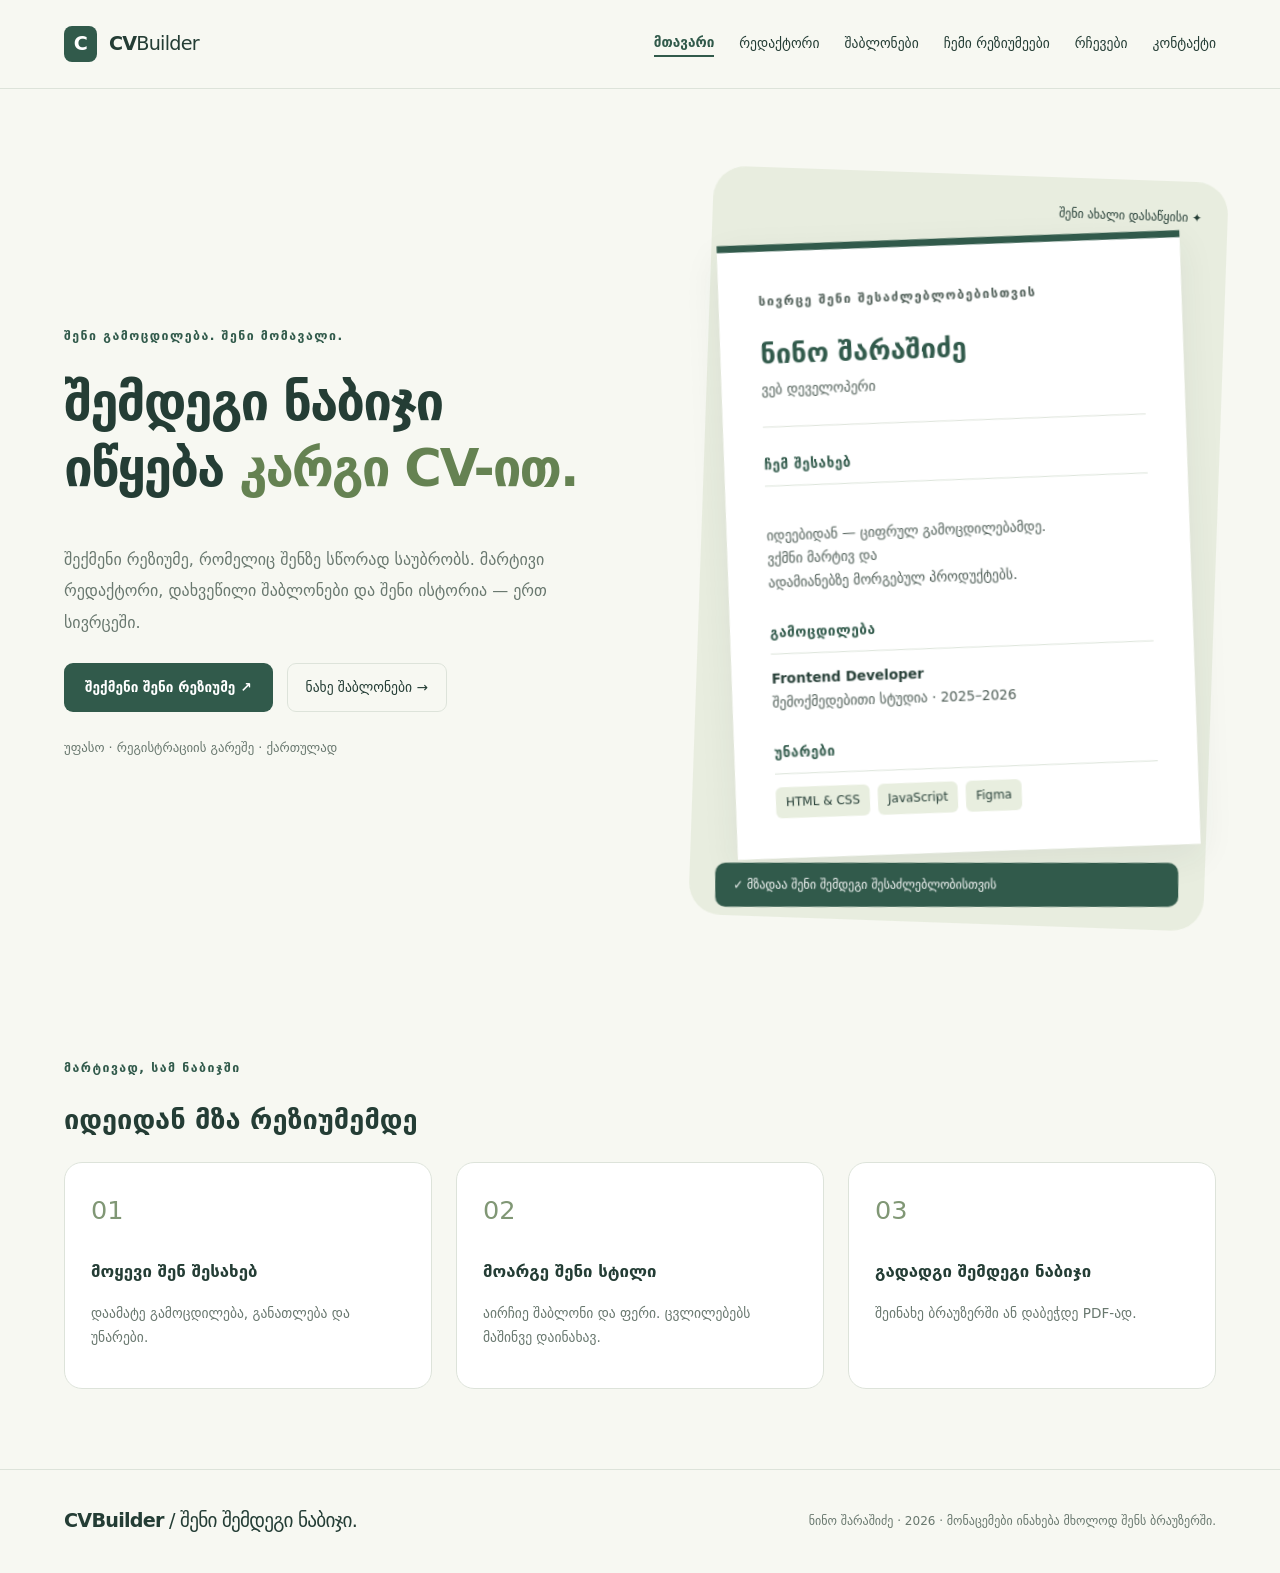
<file: index.html>
<!doctype html>
<html lang="ka">
  <head>
    <meta charset="utf-8" />
    <meta name="viewport" content="width=device-width,initial-scale=1" />
    <meta
      name="description"
      content="შექმენი პროფესიონალური რეზიუმე უფასოდ, რეგისტრაციის გარეშე."
    />
    <title>მთავარი · CVBuilder</title>
    <link rel="stylesheet" href="css/base.css" />
    <link rel="stylesheet" href="css/layout.css" />
    <link rel="stylesheet" href="css/components.css" />
    <link rel="stylesheet" href="css/templates.css" />
    <link rel="stylesheet" href="css/print.css" />
  </head>
  <body>
    <a class="skip" href="#main">შინაარსზე გადასვლა</a>
    <header>
      <a class="logo" href="index.html"
        ><span class="brand-icon">C</span> CV<span>Builder</span></a
      ><button id="menu" aria-controls="navigation" aria-expanded="false">
        მენიუ ☰
      </button>
      <nav id="navigation" aria-label="მთავარი">
        <a href="index.html" aria-current="page">მთავარი</a
        ><a href="pages/editor.html">რედაქტორი</a
        ><a href="pages/templates.html">შაბლონები</a
        ><a href="pages/my-cvs.html">ჩემი რეზიუმეები</a
        ><a href="pages/help.html">რჩევები</a
        ><a href="pages/contact.html">კონტაქტი</a>
      </nav>
    </header>
    <main id="main">
      <section class="hero">
        <div>
          <p class="eyebrow">შენი გამოცდილება. შენი მომავალი.</p>
          <h1>შემდეგი ნაბიჯი<br />იწყება <em>კარგი CV-ით.</em></h1>
          <p class="lead">
            შექმენი რეზიუმე, რომელიც შენზე სწორად საუბრობს. მარტივი რედაქტორი,
            დახვეწილი შაბლონები და შენი ისტორია — ერთ სივრცეში.
          </p>
          <div class="actions">
            <a class="button" href="pages/editor.html"
              >შექმენი შენი რეზიუმე ↗</a
            ><a class="secondary" href="pages/templates.html"
              >ნახე შაბლონები →</a
            >
          </div>
          <p class="small">უფასო · რეგისტრაციის გარეშე · ქართულად</p>
        </div>
        <div class="hero-paper">
          <div class="paper-tag">შენი ახალი დასაწყისი ✦</div>
          <article class="resume modern">
            <p class="eyebrow">სივრცე შენი შესაძლებლობებისთვის</p>
            <h2>ნინო შარაშიძე</h2>
            <p>ვებ დეველოპერი</p>
            <hr />
            <h3>ჩემ შესახებ</h3>
            <p>
              იდეებიდან — ციფრულ გამოცდილებამდე.<br />ვქმნი მარტივ და
              ადამიანებზე მორგებულ პროდუქტებს.
            </p>
            <h3>გამოცდილება</h3>
            <b>Frontend Developer</b>
            <p>შემოქმედებითი სტუდია · 2025–2026</p>
            <h3>უნარები</h3>
            <div class="chips">
              <span>HTML & CSS</span><span>JavaScript</span><span>Figma</span>
            </div>
          </article>
          <span class="floating-note"
            >✓ მზადაა შენი შემდეგი შესაძლებლობისთვის</span
          >
        </div>
      </section>
      <section class="section">
        <p class="eyebrow">მარტივად, სამ ნაბიჯში</p>
        <h2>იდეიდან მზა რეზიუმემდე</h2>
        <div class="cards">
          <article class="card">
            <span class="number">01</span>
            <h3>მოყევი შენ შესახებ</h3>
            <p>დაამატე გამოცდილება, განათლება და უნარები.</p>
          </article>
          <article class="card">
            <span class="number">02</span>
            <h3>მოარგე შენი სტილი</h3>
            <p>აირჩიე შაბლონი და ფერი. ცვლილებებს მაშინვე დაინახავ.</p>
          </article>
          <article class="card">
            <span class="number">03</span>
            <h3>გადადგი შემდეგი ნაბიჯი</h3>
            <p>შეინახე ბრაუზერში ან დაბეჭდე PDF-ად.</p>
          </article>
        </div>
      </section>
    </main>
    <footer>
      <a class="logo" href="index.html"
        >CVBuilder<span> / შენი შემდეგი ნაბიჯი.</span></a
      >
      <p>ნინო შარაშიძე · 2026 · მონაცემები ინახება მხოლოდ შენს ბრაუზერში.</p>
    </footer>
    <script type="module" src="js/main.js"></script>
    <script type="module" src="js/pages.js"></script>
  </body>
</html>
</file>
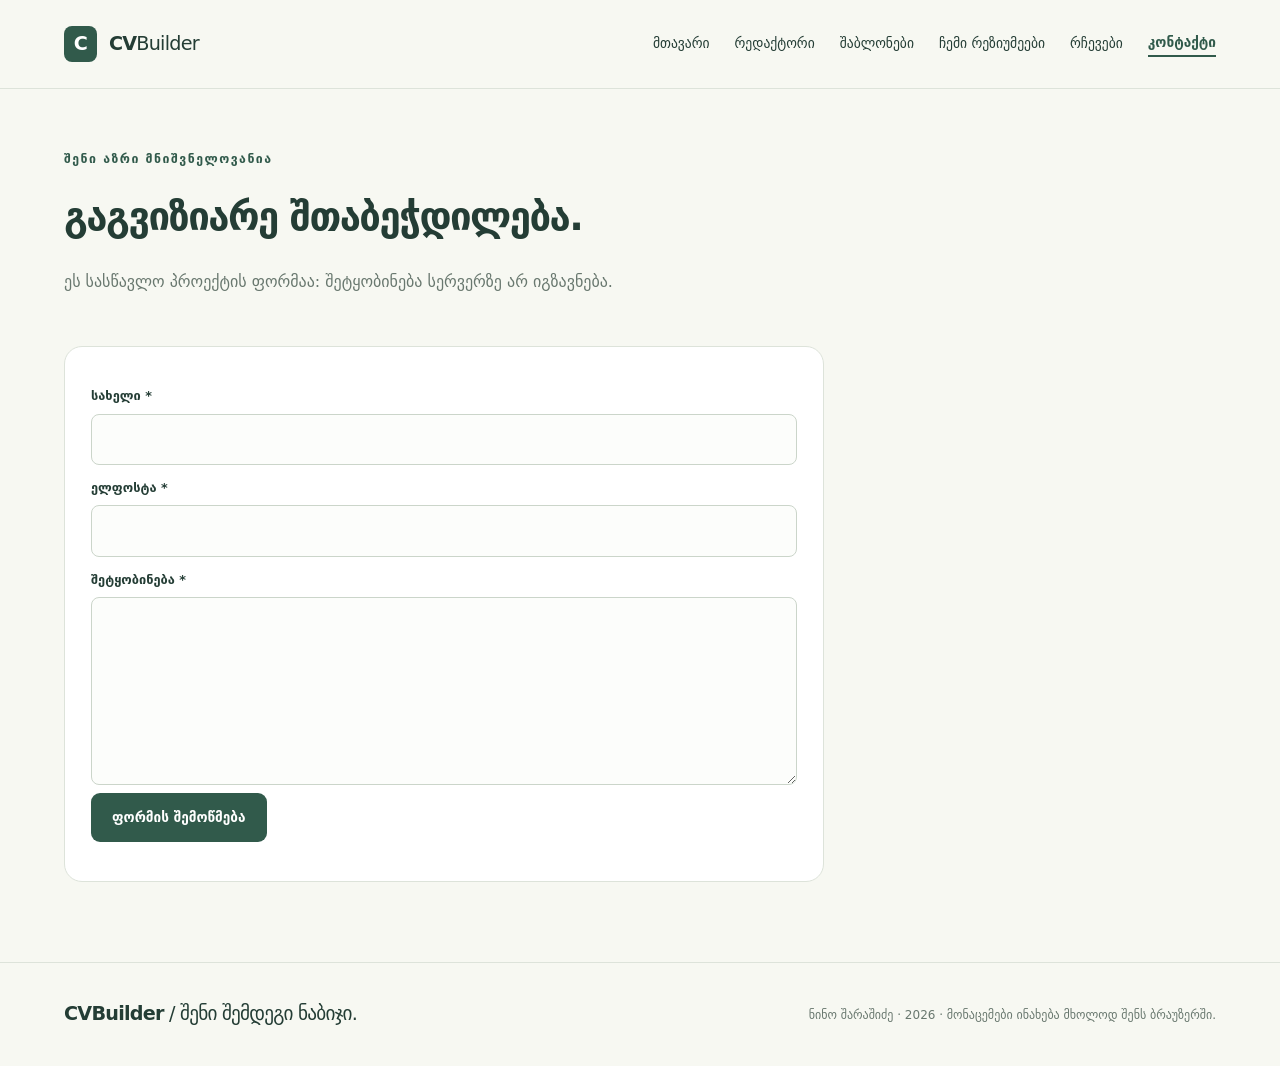
<file: pages/contact.html>
<!doctype html>
<html lang="ka">
  <head>
    <meta charset="utf-8" />
    <meta name="viewport" content="width=device-width,initial-scale=1" />
    <meta
      name="description"
      content="შექმენი პროფესიონალური რეზიუმე უფასოდ, რეგისტრაციის გარეშე."
    />
    <title>კონტაქტი · CVBuilder</title>
    <link rel="stylesheet" href="../css/base.css" />
    <link rel="stylesheet" href="../css/layout.css" />
    <link rel="stylesheet" href="../css/components.css" />
    <link rel="stylesheet" href="../css/templates.css" />
    <link rel="stylesheet" href="../css/print.css" />
  </head>
  <body>
    <a class="skip" href="#main">შინაარსზე გადასვლა</a>
    <header>
      <a class="logo" href="../index.html"
        ><span class="brand-icon">C</span> CV<span>Builder</span></a
      ><button id="menu" aria-controls="navigation" aria-expanded="false">
        მენიუ ☰
      </button>
      <nav id="navigation" aria-label="მთავარი">
        <a href="../index.html">მთავარი</a
        ><a href="../pages/editor.html">რედაქტორი</a
        ><a href="../pages/templates.html">შაბლონები</a
        ><a href="../pages/my-cvs.html">ჩემი რეზიუმეები</a
        ><a href="../pages/help.html">რჩევები</a
        ><a href="../pages/contact.html" aria-current="page">კონტაქტი</a>
      </nav>
    </header>
    <main id="main">
      <div class="page-heading">
        <p class="eyebrow">შენი აზრი მნიშვნელოვანია</p>
        <h1>გაგვიზიარე შთაბეჭდილება.</h1>
        <p>ეს სასწავლო პროექტის ფორმაა: შეტყობინება სერვერზე არ იგზავნება.</p>
      </div>
      <form id="contact-form" class="contact card">
        <div class="field">
          <label for="name">სახელი *</label
          ><input
            id="name"
            name="name"
            type="text"
            required
            maxlength="150"
            aria-describedby="name-error"
          /><small class="error" id="name-error"></small>
        </div>
        <div class="field">
          <label for="email">ელფოსტა *</label
          ><input
            id="email"
            name="email"
            type="email"
            required
            maxlength="150"
            aria-describedby="email-error"
          /><small class="error" id="email-error"></small>
        </div>
        <label for="message">შეტყობინება *</label
        ><textarea
          id="message"
          required
          minlength="10"
          maxlength="3000"
          rows="6"
        ></textarea
        ><button>ფორმის შემოწმება</button>
        <p id="contact-status" role="status"></p>
      </form>
    </main>
    <footer>
      <a class="logo" href="../index.html"
        >CVBuilder<span> / შენი შემდეგი ნაბიჯი.</span></a
      >
      <p>ნინო შარაშიძე · 2026 · მონაცემები ინახება მხოლოდ შენს ბრაუზერში.</p>
    </footer>
    <script type="module" src="../js/main.js"></script>
    <script type="module" src="../js/pages.js"></script>
  </body>
</html>
</file>
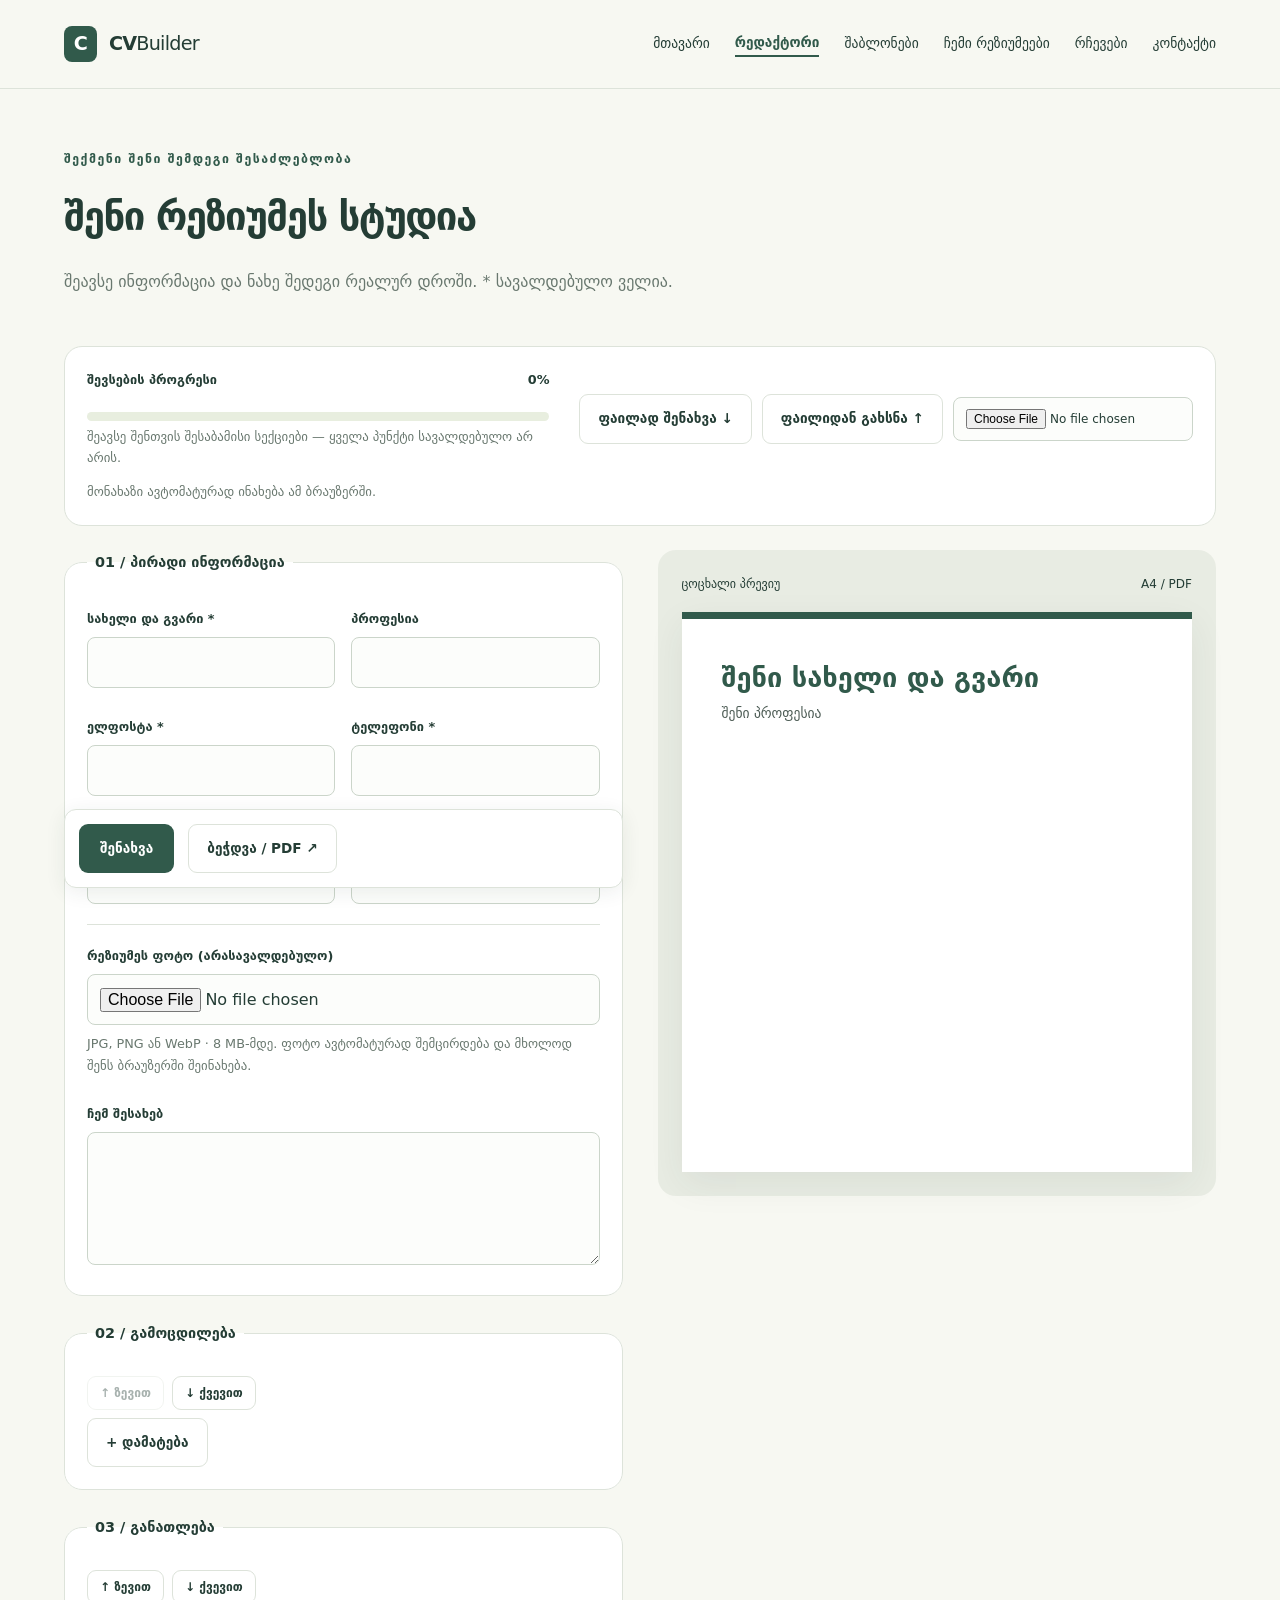
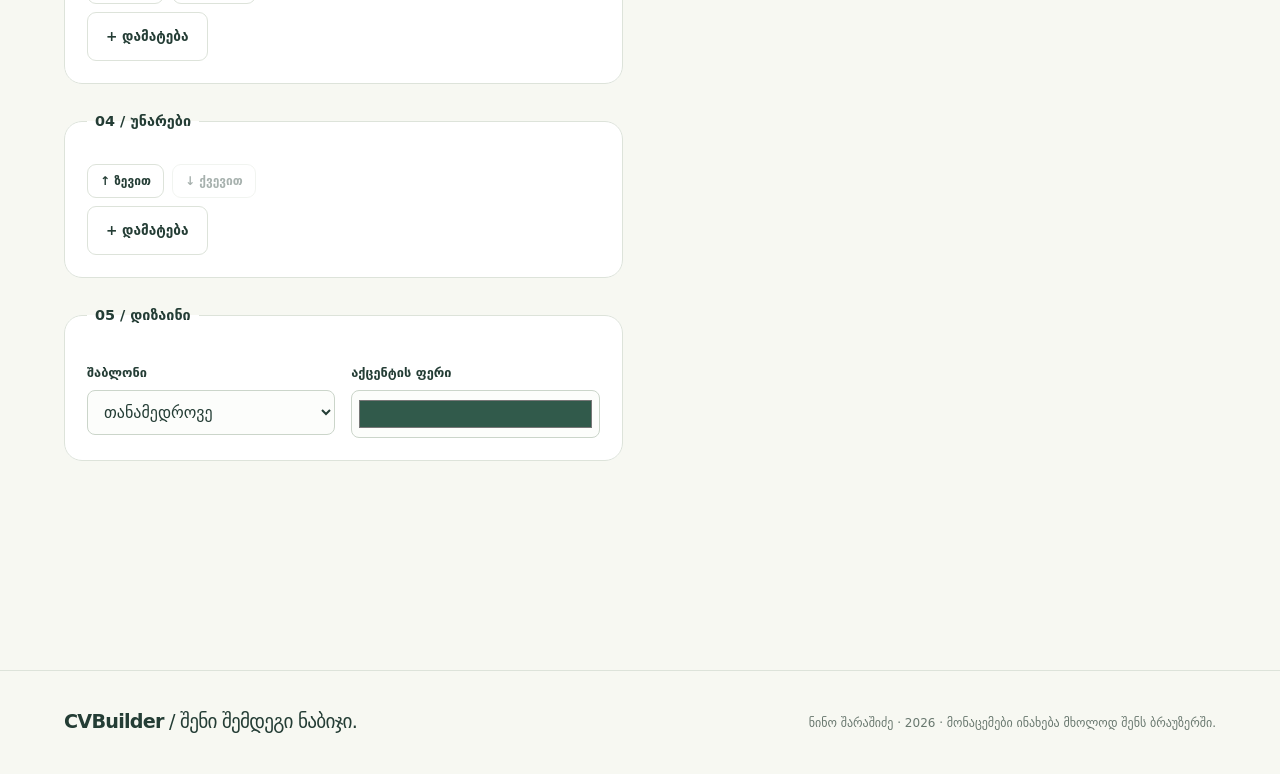
<file: pages/editor.html>
<!doctype html>
<html lang="ka">
  <head>
    <meta charset="utf-8" />
    <meta name="viewport" content="width=device-width,initial-scale=1" />
    <meta
      name="description"
      content="შექმენი პროფესიონალური რეზიუმე უფასოდ, რეგისტრაციის გარეშე."
    />
    <title>რედაქტორი · CVBuilder</title>
    <link rel="stylesheet" href="../css/base.css" />
    <link rel="stylesheet" href="../css/layout.css" />
    <link rel="stylesheet" href="../css/components.css" />
    <link rel="stylesheet" href="../css/templates.css" />
    <link rel="stylesheet" href="../css/print.css" />
  </head>
  <body>
    <a class="skip" href="#main">შინაარსზე გადასვლა</a>
    <header>
      <a class="logo" href="../index.html"
        ><span class="brand-icon">C</span> CV<span>Builder</span></a
      ><button id="menu" aria-controls="navigation" aria-expanded="false">
        მენიუ ☰
      </button>
      <nav id="navigation" aria-label="მთავარი">
        <a href="../index.html">მთავარი</a
        ><a href="../pages/editor.html" aria-current="page">რედაქტორი</a
        ><a href="../pages/templates.html">შაბლონები</a
        ><a href="../pages/my-cvs.html">ჩემი რეზიუმეები</a
        ><a href="../pages/help.html">რჩევები</a
        ><a href="../pages/contact.html">კონტაქტი</a>
      </nav>
    </header>
    <main id="main">
      <div class="page-heading">
        <p class="eyebrow">შექმენი შენი შემდეგი შესაძლებლობა</p>
        <h1>შენი რეზიუმეს სტუდია</h1>
        <p>
          შეავსე ინფორმაცია და ნახე შედეგი რეალურ დროში. * სავალდებულო ველია.
        </p>
      </div>
      <section class="workspace-bar" aria-label="რეზიუმეს მართვა">
        <div class="completion">
          <label for="cv-progress"
            >შევსების პროგრესი <strong id="progress-value">0%</strong></label
          ><progress id="cv-progress" value="0" max="100"></progress
          ><small
            >შეავსე შენთვის შესაბამისი სექციები — ყველა პუნქტი სავალდებულო არ
            არის.</small
          >
        </div>
        <div class="workspace-tools">
          <button type="button" class="secondary" id="export-cv">
            ფაილად შენახვა ↓</button
          ><label class="button secondary import-label" for="import-cv"
            >ფაილიდან გახსნა ↑</label
          ><input type="file" id="import-cv" accept=".json,application/json" />
        </div>
        <p id="draft-status" role="status">
          მონახაზი ავტომატურად ინახება ამ ბრაუზერში.
        </p>
      </section>
      <div class="draft-recovery" id="draft-recovery" hidden>
        <p>შენახული მონახაზი მოიძებნა. გსურს მუშაობის გაგრძელება?</p>
        <button type="button" id="restore-draft">მონახაზის აღდგენა</button
        ><button type="button" id="discard-draft" class="secondary">
          მონახაზის წაშლა
        </button>
      </div>
      <div class="editor-layout">
        <form id="cv-form" novalidate>
          <fieldset>
            <legend>01 / პირადი ინფორმაცია</legend>
            <div class="form-grid">
              <div class="field">
                <label for="name">სახელი და გვარი *</label
                ><input
                  id="name"
                  name="name"
                  type="text"
                  required
                  maxlength="150"
                  aria-describedby="name-error"
                /><small class="error" id="name-error"></small>
              </div>
              <div class="field">
                <label for="title">პროფესია</label
                ><input
                  id="title"
                  name="title"
                  type="text"
                  maxlength="150"
                  aria-describedby="title-error"
                /><small class="error" id="title-error"></small>
              </div>
              <div class="field">
                <label for="email">ელფოსტა *</label
                ><input
                  id="email"
                  name="email"
                  type="email"
                  required
                  maxlength="150"
                  aria-describedby="email-error"
                /><small class="error" id="email-error"></small>
              </div>
              <div class="field">
                <label for="phone">ტელეფონი *</label
                ><input
                  id="phone"
                  name="phone"
                  type="tel"
                  required
                  maxlength="150"
                  aria-describedby="phone-error"
                /><small class="error" id="phone-error"></small>
              </div>
              <div class="field">
                <label for="city">ქალაქი</label
                ><input
                  id="city"
                  name="city"
                  type="text"
                  maxlength="150"
                  aria-describedby="city-error"
                /><small class="error" id="city-error"></small>
              </div>
              <div class="field">
                <label for="label">რეზიუმეს სახელი</label
                ><input
                  id="label"
                  name="label"
                  type="text"
                  maxlength="150"
                  aria-describedby="label-error"
                /><small class="error" id="label-error"></small>
              </div>
            </div>
            <div class="photo-upload">
              <label for="photo-input">რეზიუმეს ფოტო (არასავალდებულო)</label>
              <input
                id="photo-input"
                type="file"
                accept="image/jpeg,image/png,image/webp"
                aria-describedby="photo-help photo-status"
              />
              <small id="photo-help"
                >JPG, PNG ან WebP · 8 MB-მდე. ფოტო ავტომატურად შემცირდება და
                მხოლოდ შენს ბრაუზერში შეინახება.</small
              >
              <div class="photo-actions">
                <img
                  id="photo-thumbnail"
                  alt="არჩეული ფოტო"
                  width="64"
                  height="64"
                  hidden
                />
                <button
                  type="button"
                  id="remove-photo"
                  class="secondary"
                  hidden
                >
                  ფოტოს წაშლა
                </button>
              </div>
              <p id="photo-status" role="status"></p>
            </div>
            <label for="summary">ჩემ შესახებ</label
            ><textarea
              id="summary"
              name="summary"
              maxlength="1500"
              rows="4"
            ></textarea>
          </fieldset>
          <div id="sections"></div>
          <fieldset>
            <legend>05 / დიზაინი</legend>
            <div class="form-grid">
              <div>
                <label for="template">შაბლონი</label
                ><select id="template" name="template">
                  <option value="modern">თანამედროვე</option>
                  <option value="classic">კლასიკური</option>
                  <option value="minimal">მინიმალური</option>
                  <option value="professional">პროფესიული</option>
                  <option value="creative">კრეატიული</option>
                  <option value="elegant">ელეგანტური</option>
                </select>
              </div>
              <div>
                <label for="color">აქცენტის ფერი</label
                ><input id="color" name="color" type="color" value="#315a4b" />
              </div>
            </div>
          </fieldset>
          <div class="actions editor-actions">
            <button type="submit">შენახვა</button
            ><button type="button" class="secondary" id="print">
              ბეჭდვა / PDF ↗
            </button>
          </div>
          <p id="status" role="status"></p>
        </form>
        <aside class="preview-panel" aria-label="რეზიუმეს პრევიუ">
          <div class="preview-label">
            <span>ცოცხალი პრევიუ</span><span>A4 / PDF</span>
          </div>
          <article id="resume-preview" class="resume modern"></article>
        </aside>
      </div>
      <datalist id="skill-suggestions">
        <option value="HTML"></option>
        <option value="CSS"></option>
        <option value="JavaScript"></option>
        <option value="Figma"></option>
        <option value="კომუნიკაცია"></option>
        <option value="გუნდური მუშაობა"></option>
        <option value="ინგლისური"></option>
      </datalist>
    </main>
    <footer>
      <a class="logo" href="../index.html"
        >CVBuilder<span> / შენი შემდეგი ნაბიჯი.</span></a
      >
      <p>ნინო შარაშიძე · 2026 · მონაცემები ინახება მხოლოდ შენს ბრაუზერში.</p>
    </footer>
    <script type="module" src="../js/main.js"></script>
    <script type="module" src="../js/editor.js"></script>
  </body>
</html>
</file>
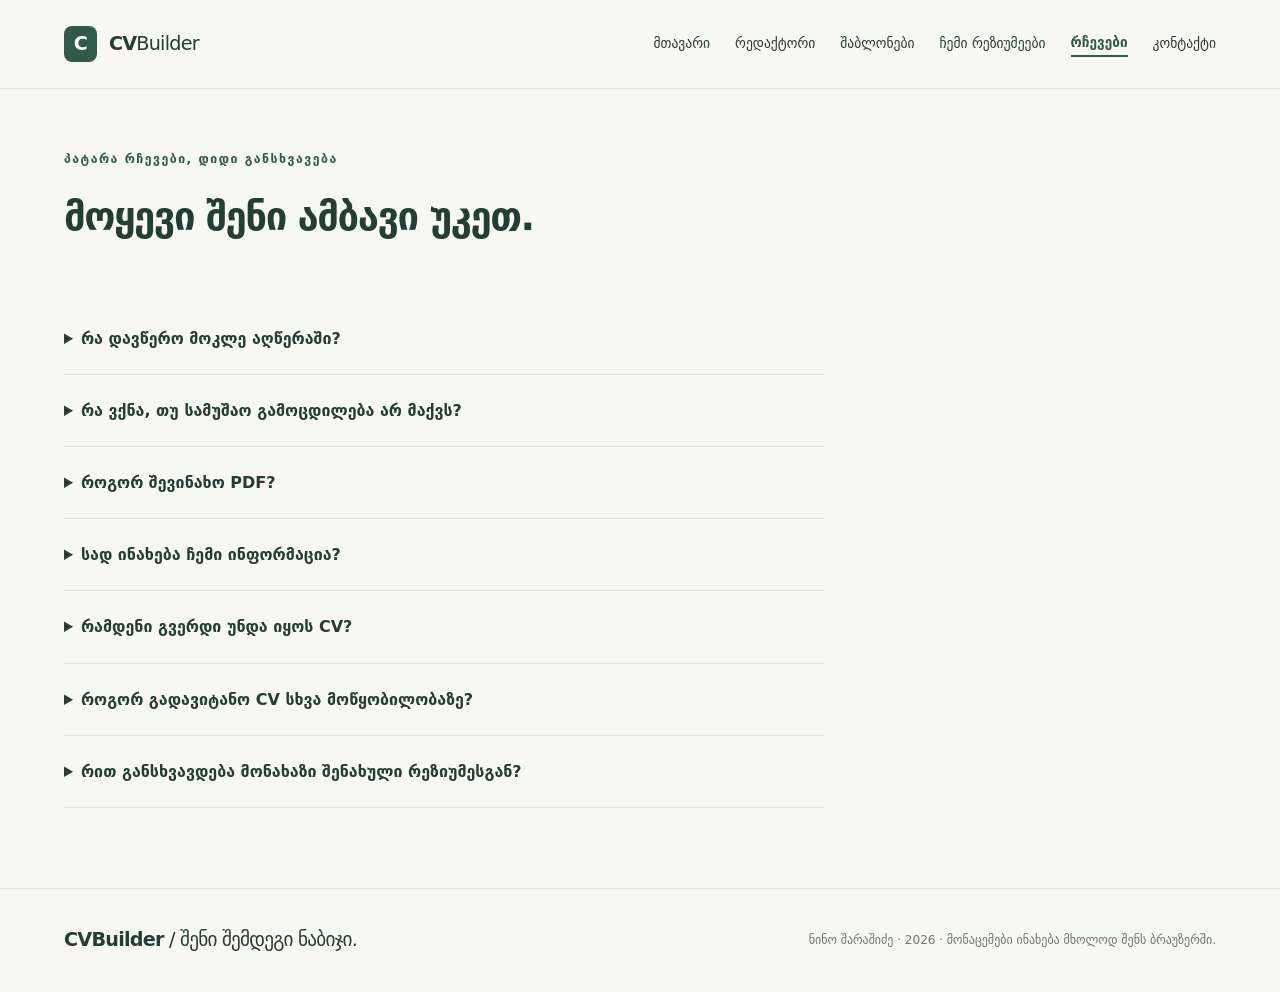
<file: pages/help.html>
<!doctype html>
<html lang="ka">
  <head>
    <meta charset="utf-8" />
    <meta name="viewport" content="width=device-width,initial-scale=1" />
    <meta
      name="description"
      content="შექმენი პროფესიონალური რეზიუმე უფასოდ, რეგისტრაციის გარეშე."
    />
    <title>რჩევები · CVBuilder</title>
    <link rel="stylesheet" href="../css/base.css" />
    <link rel="stylesheet" href="../css/layout.css" />
    <link rel="stylesheet" href="../css/components.css" />
    <link rel="stylesheet" href="../css/templates.css" />
    <link rel="stylesheet" href="../css/print.css" />
  </head>
  <body>
    <a class="skip" href="#main">შინაარსზე გადასვლა</a>
    <header>
      <a class="logo" href="../index.html"
        ><span class="brand-icon">C</span> CV<span>Builder</span></a
      ><button id="menu" aria-controls="navigation" aria-expanded="false">
        მენიუ ☰
      </button>
      <nav id="navigation" aria-label="მთავარი">
        <a href="../index.html">მთავარი</a
        ><a href="../pages/editor.html">რედაქტორი</a
        ><a href="../pages/templates.html">შაბლონები</a
        ><a href="../pages/my-cvs.html">ჩემი რეზიუმეები</a
        ><a href="../pages/help.html" aria-current="page">რჩევები</a
        ><a href="../pages/contact.html">კონტაქტი</a>
      </nav>
    </header>
    <main id="main">
      <div class="page-heading">
        <p class="eyebrow">პატარა რჩევები, დიდი განსხვავება</p>
        <h1>მოყევი შენი ამბავი უკეთ.</h1>
      </div>
      <div class="help-list">
        <details>
          <summary>რა დავწერო მოკლე აღწერაში?</summary>
          <p>
            ორ-სამ წინადადებაში აღწერე შენი მიმართულება, ძლიერი მხარე და
            სასურველი პოზიცია. მოარგე ტექსტი კონკრეტულ ვაკანსიას.
          </p>
        </details>
        <details>
          <summary>რა ვქნა, თუ სამუშაო გამოცდილება არ მაქვს?</summary>
          <p>
            გამოცდილებაში მიუთითე სასწავლო პროექტები, მოხალისეობა ან სტაჟირება.
            აღწერე შენი წვლილი და შედეგი.
          </p>
        </details>
        <details>
          <summary>როგორ შევინახო PDF?</summary>
          <p>
            რედაქტორში დააჭირე „ბეჭდვა / PDF“. ბეჭდვის ფანჯარაში აირჩიე Save as
            PDF, A4 და გამორთე ბრაუზერის სათაურები და ქვედა კოლონტიტულები.
          </p>
        </details>
        <details>
          <summary>სად ინახება ჩემი ინფორმაცია?</summary>
          <p>
            მხოლოდ ამ ბრაუზერის localStorage-ში. ბრაუზერის მონაცემების
            გასუფთავება რეზიუმეებსაც წაშლის. მნიშვნელოვანი ვერსია PDF-ადაც
            შეინახე.
          </p>
        </details>
        <details>
          <summary>რამდენი გვერდი უნდა იყოს CV?</summary>
          <p>
            კარიერის დასაწყისში ერთი გვერდი ხშირად საკმარისია. დატოვე შესაბამისი
            გამოცდილება და კონკრეტული შედეგები.
          </p>
        </details>
        <details>
          <summary>როგორ გადავიტანო CV სხვა მოწყობილობაზე?</summary>
          <p>
            რედაქტორში აირჩიე „ფაილად შენახვა“. მიღებული JSON ფაილი სხვა
            მოწყობილობაზე „ფაილიდან გახსნით“ ატვირთე. ეს ქმნის ახალ რეზიუმეს და
            უკვე შენახულ CV-ებს არ ცვლის. ფაილი შეიცავს შენს მონაცემებსა და
            ფოტოს.
          </p>
        </details>
        <details>
          <summary>რით განსხვავდება მონახაზი შენახული რეზიუმესგან?</summary>
          <p>
            მონახაზი მუშაობისას ავტომატურად ინახება ამ ბრაუზერში. დაბრუნებისას
            შეგიძლია აღადგინო. „შენახვა“ კი საბოლოო ვერსიას ამატებს ან აახლებს
            „ჩემი რეზიუმეების“ სიაში.
          </p>
        </details>
      </div>
    </main>
    <footer>
      <a class="logo" href="../index.html"
        >CVBuilder<span> / შენი შემდეგი ნაბიჯი.</span></a
      >
      <p>ნინო შარაშიძე · 2026 · მონაცემები ინახება მხოლოდ შენს ბრაუზერში.</p>
    </footer>
    <script type="module" src="../js/main.js"></script>
    <script type="module" src="../js/pages.js"></script>
  </body>
</html>
</file>
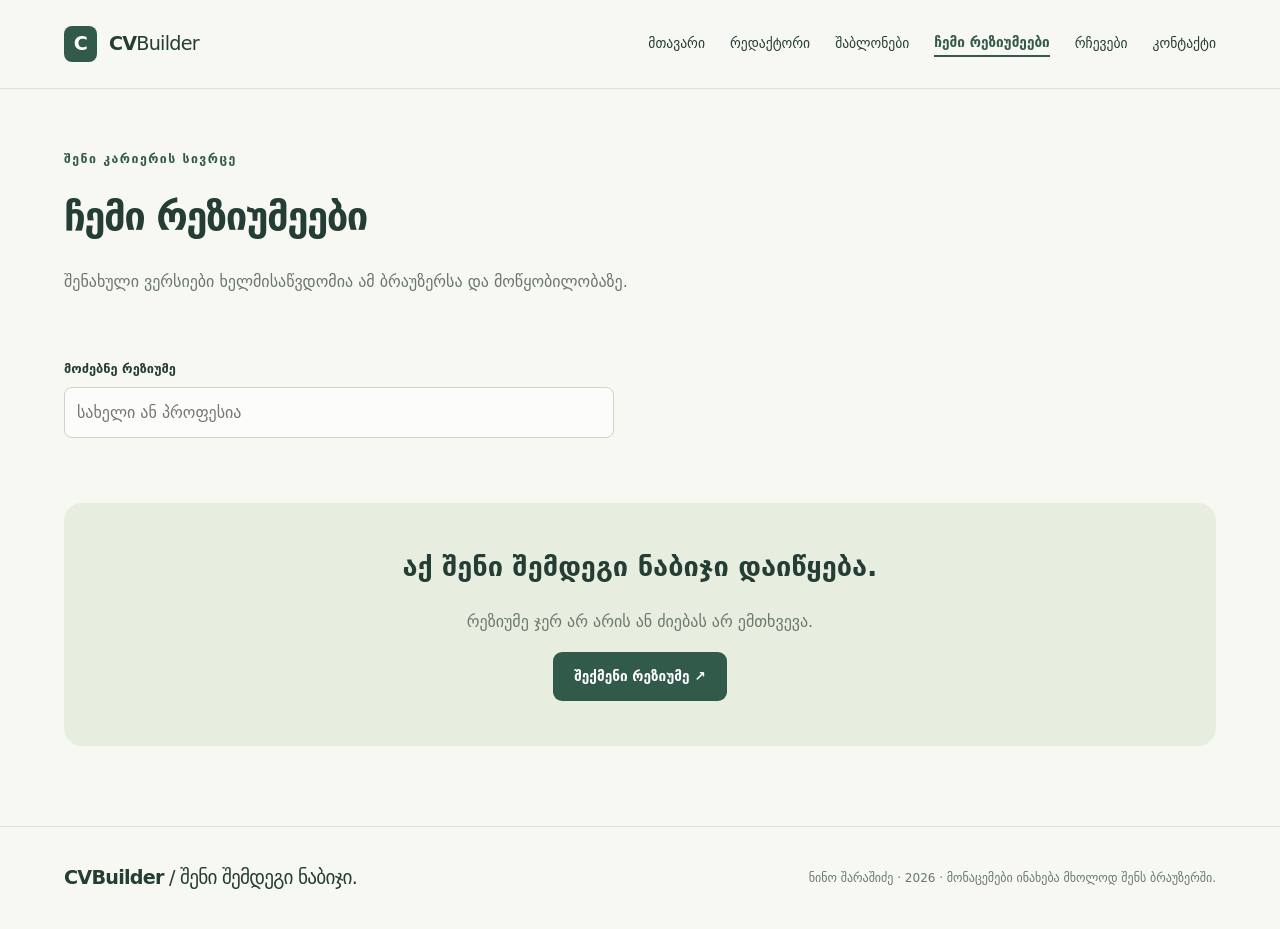
<file: pages/my-cvs.html>
<!doctype html>
<html lang="ka">
  <head>
    <meta charset="utf-8" />
    <meta name="viewport" content="width=device-width,initial-scale=1" />
    <meta
      name="description"
      content="შექმენი პროფესიონალური რეზიუმე უფასოდ, რეგისტრაციის გარეშე."
    />
    <title>ჩემი რეზიუმეები · CVBuilder</title>
    <link rel="stylesheet" href="../css/base.css" />
    <link rel="stylesheet" href="../css/layout.css" />
    <link rel="stylesheet" href="../css/components.css" />
    <link rel="stylesheet" href="../css/templates.css" />
    <link rel="stylesheet" href="../css/print.css" />
  </head>
  <body>
    <a class="skip" href="#main">შინაარსზე გადასვლა</a>
    <header>
      <a class="logo" href="../index.html"
        ><span class="brand-icon">C</span> CV<span>Builder</span></a
      ><button id="menu" aria-controls="navigation" aria-expanded="false">
        მენიუ ☰
      </button>
      <nav id="navigation" aria-label="მთავარი">
        <a href="../index.html">მთავარი</a
        ><a href="../pages/editor.html">რედაქტორი</a
        ><a href="../pages/templates.html">შაბლონები</a
        ><a href="../pages/my-cvs.html" aria-current="page">ჩემი რეზიუმეები</a
        ><a href="../pages/help.html">რჩევები</a
        ><a href="../pages/contact.html">კონტაქტი</a>
      </nav>
    </header>
    <main id="main">
      <div class="page-heading">
        <p class="eyebrow">შენი კარიერის სივრცე</p>
        <h1>ჩემი რეზიუმეები</h1>
        <p>შენახული ვერსიები ხელმისაწვდომია ამ ბრაუზერსა და მოწყობილობაზე.</p>
      </div>
      <label for="search">მოძებნე რეზიუმე</label
      ><input id="search" type="search" placeholder="სახელი ან პროფესია" />
      <div id="saved-list" class="cards section" aria-live="polite"></div>
      <dialog id="delete-dialog">
        <h2>წავშალოთ ეს რეზიუმე?</h2>
        <p>ამ მოქმედებას უკან ვეღარ დააბრუნებ.</p>
        <div class="actions">
          <button id="cancel-delete" class="secondary">გაუქმება</button
          ><button id="confirm-delete">წაშლა</button>
        </div>
      </dialog>
    </main>
    <footer>
      <a class="logo" href="../index.html"
        >CVBuilder<span> / შენი შემდეგი ნაბიჯი.</span></a
      >
      <p>ნინო შარაშიძე · 2026 · მონაცემები ინახება მხოლოდ შენს ბრაუზერში.</p>
    </footer>
    <script type="module" src="../js/main.js"></script>
    <script type="module" src="../js/pages.js"></script>
  </body>
</html>
</file>
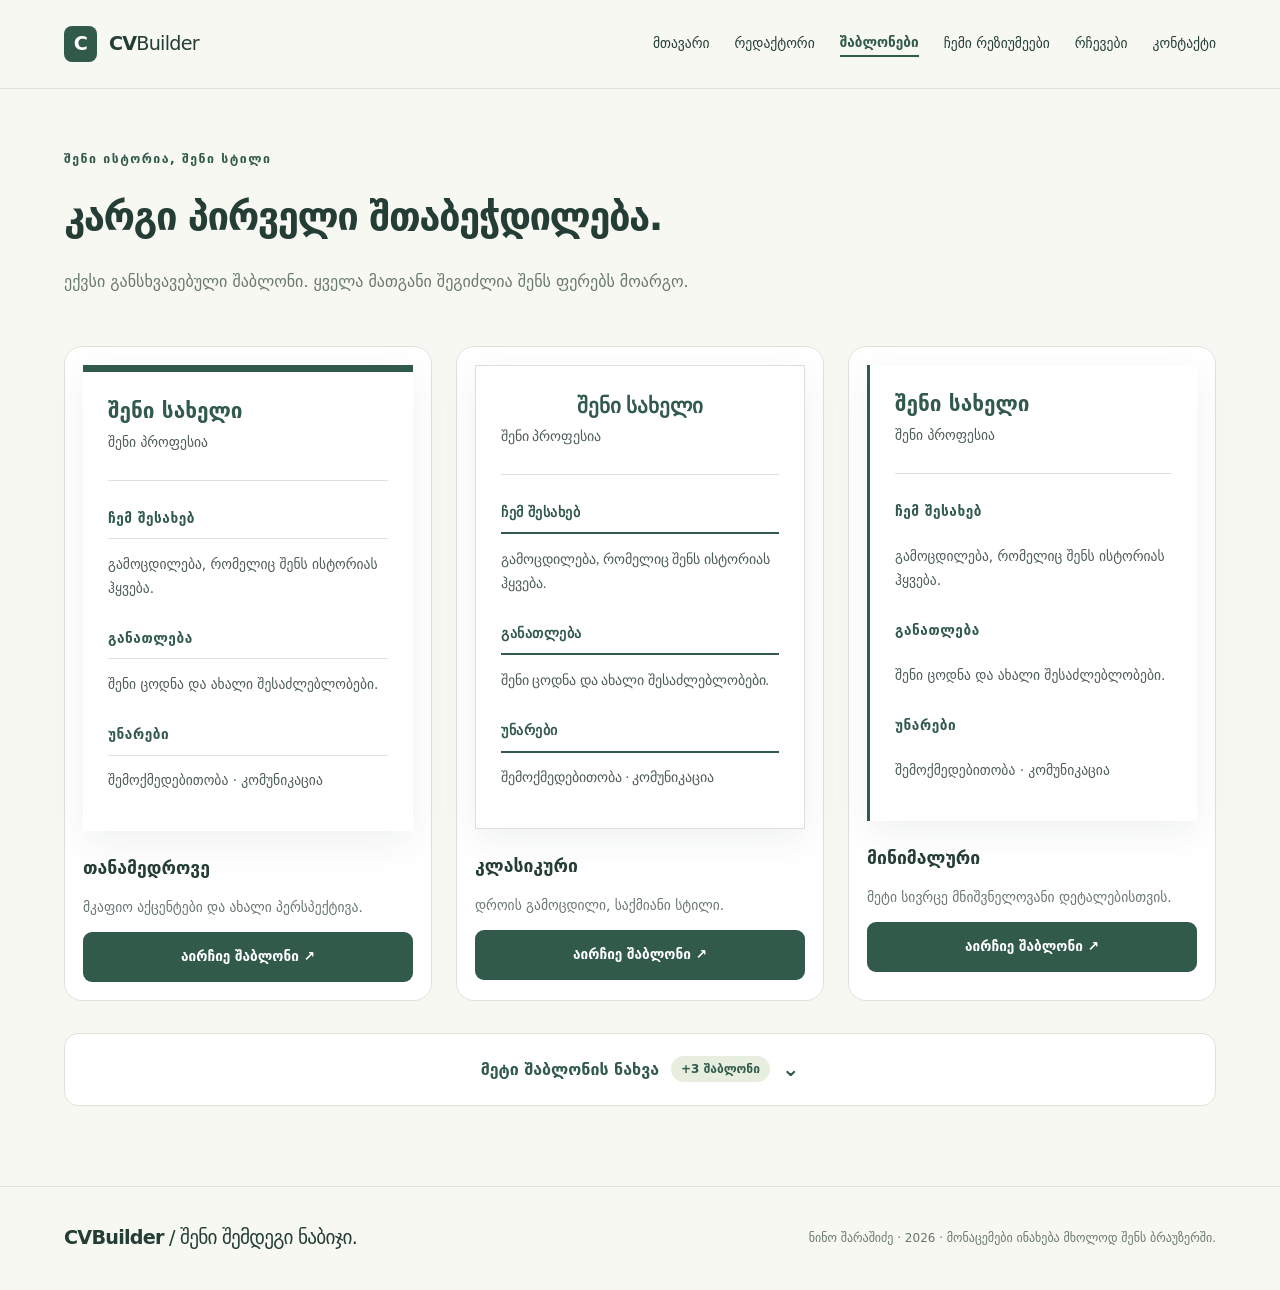
<file: pages/templates.html>
<!doctype html>
<html lang="ka">
  <head>
    <meta charset="utf-8" />
    <meta name="viewport" content="width=device-width,initial-scale=1" />
    <meta
      name="description"
      content="შექმენი პროფესიონალური რეზიუმე უფასოდ, რეგისტრაციის გარეშე."
    />
    <title>შაბლონები · CVBuilder</title>
    <link rel="stylesheet" href="../css/base.css" />
    <link rel="stylesheet" href="../css/layout.css" />
    <link rel="stylesheet" href="../css/components.css" />
    <link rel="stylesheet" href="../css/templates.css" />
    <link rel="stylesheet" href="../css/print.css" />
  </head>
  <body>
    <a class="skip" href="#main">შინაარსზე გადასვლა</a>
    <header>
      <a class="logo" href="../index.html"
        ><span class="brand-icon">C</span> CV<span>Builder</span></a
      ><button id="menu" aria-controls="navigation" aria-expanded="false">
        მენიუ ☰
      </button>
      <nav id="navigation" aria-label="მთავარი">
        <a href="../index.html">მთავარი</a
        ><a href="../pages/editor.html">რედაქტორი</a
        ><a href="../pages/templates.html" aria-current="page">შაბლონები</a
        ><a href="../pages/my-cvs.html">ჩემი რეზიუმეები</a
        ><a href="../pages/help.html">რჩევები</a
        ><a href="../pages/contact.html">კონტაქტი</a>
      </nav>
    </header>
    <main id="main">
      <div class="page-heading">
        <p class="eyebrow">შენი ისტორია, შენი სტილი</p>
        <h1>კარგი პირველი შთაბეჭდილება.</h1>
        <p>
          ექვსი განსხვავებული შაბლონი. ყველა მათგანი შეგიძლია შენს ფერებს
          მოარგო.
        </p>
      </div>
      <div class="cards template-gallery">
        <article class="card">
          <div class="resume modern miniature">
            <h2>შენი სახელი</h2>
            <p>შენი პროფესია</p>
            <hr />
            <h3>ჩემ შესახებ</h3>
            <p>გამოცდილება, რომელიც შენს ისტორიას ჰყვება.</p>
            <h3>განათლება</h3>
            <p>შენი ცოდნა და ახალი შესაძლებლობები.</p>
            <h3>უნარები</h3>
            <p>შემოქმედებითობა · კომუნიკაცია</p>
          </div>
          <h2>თანამედროვე</h2>
          <p>მკაფიო აქცენტები და ახალი პერსპექტივა.</p>
          <a class="button" href="editor.html?template=modern"
            >აირჩიე შაბლონი ↗</a
          >
        </article>
        <article class="card">
          <div class="resume classic miniature">
            <h2>შენი სახელი</h2>
            <p>შენი პროფესია</p>
            <hr />
            <h3>ჩემ შესახებ</h3>
            <p>გამოცდილება, რომელიც შენს ისტორიას ჰყვება.</p>
            <h3>განათლება</h3>
            <p>შენი ცოდნა და ახალი შესაძლებლობები.</p>
            <h3>უნარები</h3>
            <p>შემოქმედებითობა · კომუნიკაცია</p>
          </div>
          <h2>კლასიკური</h2>
          <p>დროის გამოცდილი, საქმიანი სტილი.</p>
          <a class="button" href="editor.html?template=classic"
            >აირჩიე შაბლონი ↗</a
          >
        </article>
        <article class="card">
          <div class="resume minimal miniature">
            <h2>შენი სახელი</h2>
            <p>შენი პროფესია</p>
            <hr />
            <h3>ჩემ შესახებ</h3>
            <p>გამოცდილება, რომელიც შენს ისტორიას ჰყვება.</p>
            <h3>განათლება</h3>
            <p>შენი ცოდნა და ახალი შესაძლებლობები.</p>
            <h3>უნარები</h3>
            <p>შემოქმედებითობა · კომუნიკაცია</p>
          </div>
          <h2>მინიმალური</h2>
          <p>მეტი სივრცე მნიშვნელოვანი დეტალებისთვის.</p>
          <a class="button" href="editor.html?template=minimal"
            >აირჩიე შაბლონი ↗</a
          >
        </article>
      </div>
      <details class="more-templates" id="more-templates">
        <summary>
          <span class="when-closed">მეტი შაბლონის ნახვა</span
          ><span class="when-open">შაბლონების დაკეცვა</span
          ><span class="template-count">+3 შაბლონი</span
          ><span class="dropdown-arrow" aria-hidden="true">⌄</span>
        </summary>
        <div class="cards template-gallery extra-templates">
          <article class="card">
            <div class="resume professional miniature">
              <h2>შენი სახელი</h2>
              <p>შენი პროფესია</p>
              <hr />
              <h3>ჩემ შესახებ</h3>
              <p>გამოცდილება, რომელიც შენს ისტორიას ჰყვება.</p>
              <h3>განათლება</h3>
              <p>შენი ცოდნა და ახალი შესაძლებლობები.</p>
              <h3>უნარები</h3>
              <p>შემოქმედებითობა · კომუნიკაცია</p>
            </div>
            <h2>პროფესიული</h2>
            <p>მკაფიო სტრუქტურა და საქმიანი აქცენტები.</p>
            <a class="button" href="editor.html?template=professional"
              >აირჩიე შაბლონი ↗</a
            >
          </article>
          <article class="card">
            <div class="resume creative miniature">
              <h2>შენი სახელი</h2>
              <p>შენი პროფესია</p>
              <hr />
              <h3>ჩემ შესახებ</h3>
              <p>გამოცდილება, რომელიც შენს ისტორიას ჰყვება.</p>
              <h3>განათლება</h3>
              <p>შენი ცოდნა და ახალი შესაძლებლობები.</p>
              <h3>უნარები</h3>
              <p>შემოქმედებითობა · კომუნიკაცია</p>
            </div>
            <h2>კრეატიული</h2>
            <p>გამოკვეთილი სახელი და თამამი დეტალები.</p>
            <a class="button" href="editor.html?template=creative"
              >აირჩიე შაბლონი ↗</a
            >
          </article>
          <article class="card">
            <div class="resume elegant miniature">
              <h2>შენი სახელი</h2>
              <p>შენი პროფესია</p>
              <hr />
              <h3>ჩემ შესახებ</h3>
              <p>გამოცდილება, რომელიც შენს ისტორიას ჰყვება.</p>
              <h3>განათლება</h3>
              <p>შენი ცოდნა და ახალი შესაძლებლობები.</p>
              <h3>უნარები</h3>
              <p>შემოქმედებითობა · კომუნიკაცია</p>
            </div>
            <h2>ელეგანტური</h2>
            <p>კლასიკური ტიპოგრაფია და მშვიდი განლაგება.</p>
            <a class="button" href="editor.html?template=elegant"
              >აირჩიე შაბლონი ↗</a
            >
          </article>
        </div>
      </details>
    </main>
    <footer>
      <a class="logo" href="../index.html"
        >CVBuilder<span> / შენი შემდეგი ნაბიჯი.</span></a
      >
      <p>ნინო შარაშიძე · 2026 · მონაცემები ინახება მხოლოდ შენს ბრაუზერში.</p>
    </footer>
    <script type="module" src="../js/main.js"></script>
    <script type="module" src="../js/pages.js"></script>
  </body>
</html>
</file>
<file: css/base.css>
:root {
  --ink: #243d35;
  --muted: #69786f;
  --accent: #315a4b;
  --paper: #fff;
  --bg: #f7f8f2;
  --line: #dde3da;
  --soft: #e8eedf;
  --radius: 18px;
  --space: 24px;
  font-family:
    system-ui,
    -apple-system,
    sans-serif;
  color: var(--ink);
  background: var(--bg);
  line-height: 1.7;
}
* {
  box-sizing: border-box;
}
body {
  margin: 0;
}
a {
  color: inherit;
  text-decoration: none;
}
button,
input,
select,
textarea {
  font: inherit;
}
h1,
h2,
h3,
p {
  margin-top: 0;
}
h1 {
  font-size: clamp(2rem, 4vw, 3.8rem);
  line-height: 1.3;
  letter-spacing: -0.04em;
}
h2 {
  line-height: 1.4;
  font-size: 1.7rem;
}
p {
  color: var(--muted);
}
em {
  font-style: normal;
  color: #658252;
}
button,
a,
input,
textarea,
select,
summary {
  touch-action: manipulation;
}
button:focus-visible,
a:focus-visible,
summary:focus-visible {
  outline: 3px solid #bd7137;
  outline-offset: 5px;
}
.eyebrow {
  text-transform: uppercase;
  font-size: 0.77rem;
  letter-spacing: 0.12em;
  color: var(--accent);
  font-weight: 700;
  margin-bottom: 22px;
}
.small,
small {
  font-size: 0.8rem;
}
.skip {
  position: absolute;
  top: -100px;
  background: white;
  padding: 10px;
}
.skip:focus {
  top: 0;
  z-index: 10;
}
hr {
  border: 0;
  border-top: 1px solid var(--line);
  margin: 25px 0;
}
[hidden] {
  display: none !important;
}
</file>
<file: css/layout.css>
header {
  max-width: 1400px;
  margin: auto;
  display: flex;
  align-items: center;
  justify-content: space-between;
  padding: 26px 5%;
  gap: 30px;
  border-bottom: 1px solid var(--line);
}
nav {
  display: flex;
  gap: 25px;
  font-size: 0.85rem;
  align-items: center;
}
nav a[aria-current] {
  color: var(--accent);
  font-weight: 750;
  border-bottom: 2px solid;
}
main {
  max-width: 1280px;
  margin: auto;
  padding: 0 5% 80px;
  min-height: 70vh;
}
.hero {
  display: grid;
  grid-template-columns: 1.1fr 1fr;
  gap: 70px;
  align-items: center;
  padding: 85px 0 70px;
}
.lead {
  font-size: 1rem;
  max-width: 530px;
  line-height: 1.95;
}
.section {
  padding-top: 65px;
}
.cards {
  display: grid;
  grid-template-columns: repeat(3, minmax(0, 1fr));
  gap: 24px;
}
.page-heading {
  padding: 60px 0 35px;
  max-width: 850px;
}
.page-heading h1 {
  font-size: clamp(1.9rem, 3vw, 2.7rem);
}
.editor-layout {
  display: grid;
  grid-template-columns: 1fr 1fr;
  gap: 35px;
  align-items: start;
}
.preview-panel {
  position: sticky;
  top: 20px;
  background: #e8ece3;
  padding: 24px;
  border-radius: var(--radius);
}
.preview-label {
  display: flex;
  justify-content: space-between;
  font-size: 0.75rem;
  margin-bottom: 18px;
}
.form-grid {
  display: grid;
  grid-template-columns: 1fr 1fr;
  gap: 16px;
}
footer {
  border-top: 1px solid var(--line);
  padding: 35px 5%;
  display: flex;
  justify-content: space-between;
  gap: 30px;
  align-items: center;
}
footer p {
  font-size: 0.75rem;
  margin: 0;
}
.help-list,
.contact {
  max-width: 760px;
}
.hero-paper {
  position: relative;
  padding: 26px;
  background: #e8eddf;
  border-radius: 32px;
  transform: rotate(2deg);
}
.hero-paper .resume {
  transform: rotate(-4deg);
}
.paper-tag {
  font-size: 0.75rem;
  text-align: right;
  margin-bottom: 18px;
}
.floating-note {
  display: block;
  font-size: 0.75rem;
  background: var(--accent);
  color: white;
  padding: 12px 18px;
  position: relative;
  bottom: -10px;
  border-radius: 10px;
  transform: rotate(-2deg);
}
#menu {
  display: none;
}
@media (max-width: 1050px) {
  nav {
    gap: 12px;
    font-size: 0.75rem;
  }
  .hero {
    gap: 30px;
  }
  .cards {
    gap: 15px;
  }
  .editor-layout {
    gap: 18px;
  }
  .form-grid {
    grid-template-columns: 1fr;
  }
}
@media (max-width: 780px) {
  header {
    flex-wrap: wrap;
    padding: 20px 5%;
  }
  #menu {
    display: block;
  }
  nav {
    display: none;
    width: 100%;
    flex-direction: column;
    align-items: stretch;
    font-size: 1rem;
  }
  nav.open {
    display: flex;
  }
  .hero {
    grid-template-columns: 1fr;
    padding-top: 45px;
    gap: 45px;
  }
  .hero-paper {
    max-width: 480px;
    margin: auto;
  }
  .cards,
  .editor-layout {
    grid-template-columns: 1fr;
  }
  .preview-panel {
    position: static;
  }
  .form-grid {
    grid-template-columns: 1fr 1fr;
  }
  footer {
    flex-direction: column;
    align-items: start;
  }
  .page-heading {
    padding-top: 35px;
  }
  .section {
    padding-top: 40px;
  }
}
@media (max-width: 420px) {
  .form-grid {
    grid-template-columns: 1fr;
  }
  .preview-panel {
    padding: 12px;
  }
  .resume {
    padding: 24px !important;
  }
  .actions {
    align-items: stretch;
    flex-direction: column;
  }
}
</file>
<file: css/components.css>
.logo {
  font-weight: 800;
  font-size: 1.2rem;
  white-space: nowrap;
  letter-spacing: -0.04em;
}
.logo > span:not(.brand-icon) {
  font-weight: 400;
}
.brand-icon {
  display: inline-grid;
  place-items: center;
  background: var(--accent);
  color: white;
  width: 33px;
  height: 36px;
  border-radius: 8px;
  margin-right: 6px;
}
.actions {
  display: flex;
  gap: 14px;
  align-items: center;
  flex-wrap: wrap;
  margin: 25px 0;
}
button,
.button {
  display: inline-block;
  border: 1px solid transparent;
  border-radius: 9px;
  padding: 12px 20px;
  background: var(--accent);
  color: white;
  cursor: pointer;
  font-weight: 650;
  font-size: 0.85rem;
}
button:hover,
.button:hover {
  filter: brightness(0.92);
}
button:disabled {
  opacity: 0.4;
  cursor: default;
}
.secondary {
  background: transparent;
  color: var(--ink);
  border: 1px solid var(--line);
  padding: 12px 18px;
  border-radius: 9px;
  font-size: 0.85rem;
}
.card {
  background: var(--paper);
  border: 1px solid var(--line);
  border-radius: var(--radius);
  padding: 26px;
}
.card h3 {
  font-size: 1.05rem;
}
.card p {
  font-size: 0.85rem;
}
.number {
  display: block;
  color: #809775;
  font-size: 1.6rem;
  margin-bottom: 25px;
}
fieldset {
  border: 1px solid var(--line);
  border-radius: var(--radius);
  padding: 22px;
  margin: 0 0 25px;
  background: var(--paper);
  min-width: 0;
}
legend {
  font-weight: 750;
  padding: 0 8px;
  font-size: 0.9rem;
}
label {
  display: block;
  font-size: 0.8rem;
  font-weight: 650;
  margin: 12px 0 7px;
}
input,
textarea,
select {
  width: 100%;
  border: 1px solid #cbd5ca;
  border-radius: 8px;
  padding: 11px 12px;
  background: #fcfdfb;
  color: var(--ink);
  min-width: 0;
}
textarea {
  resize: vertical;
}
input:focus,
textarea:focus,
select:focus {
  outline: 2px solid #77976c;
  outline-offset: 2px;
}
input[type="color"] {
  height: 48px;
  padding: 5px;
}
.error {
  display: block;
  color: #a1392d;
}
.error:empty {
  display: none;
}
[aria-invalid="true"] {
  border-color: #a1392d;
}
.entry {
  border-bottom: 1px solid var(--line);
  padding-bottom: 18px;
  margin-bottom: 18px;
}
.section-controls {
  display: flex;
  gap: 8px;
  margin: 8px 0;
}
.section-controls button,
.remove {
  font-size: 0.75rem;
  padding: 6px 12px;
}
.chips {
  display: flex;
  gap: 8px;
  flex-wrap: wrap;
}
.chips span {
  background: var(--soft);
  padding: 5px 10px;
  border-radius: 6px;
  font-size: 0.75rem;
}
details {
  border-bottom: 1px solid var(--line);
  padding: 22px 0;
}
summary {
  font-weight: 700;
  cursor: pointer;
}
details p {
  margin-top: 18px;
}
dialog {
  border: 1px solid var(--line);
  border-radius: var(--radius);
  padding: 30px;
  max-width: 90vw;
}
dialog::backdrop {
  background: #13251c80;
}
#status {
  white-space: pre-line;
}
#search {
  max-width: 550px;
}
.empty {
  grid-column: 1/-1;
  padding: 45px;
  text-align: center;
  background: var(--soft);
  border-radius: var(--radius);
}
.photo-upload {
  border-top: 1px solid var(--line);
  margin-top: 20px;
  padding-top: 8px;
}
.photo-upload small {
  display: block;
  margin-top: 8px;
  color: var(--muted);
}
.photo-actions {
  display: flex;
  gap: 15px;
  align-items: center;
  margin-top: 14px;
}
#photo-thumbnail {
  object-fit: cover;
  border-radius: 10px;
}
#photo-status {
  font-size: 0.8rem;
}
@media (prefers-reduced-motion: no-preference) {
  button,
  .button,
  .card,
  input,
  textarea,
  select,
  nav a {
    transition:
      transform 0.2s ease,
      box-shadow 0.2s ease,
      background-color 0.2s ease,
      border-color 0.2s ease;
  }
  button:not(:disabled):hover,
  .button:hover {
    transform: translateY(-2px);
    box-shadow: 0 5px 14px #243d351c;
  }
  button:not(:disabled):active,
  .button:active {
    transform: translateY(0) scale(0.98);
  }
  .card:hover {
    transform: translateY(-4px);
    box-shadow: 0 12px 26px #243d3512;
  }
  .hero,
  .page-heading {
    animation: enter 0.45s ease both;
  }
  .template-gallery .card {
    animation: enter 0.4s ease both;
  }
  .template-gallery .card:nth-child(2n) {
    animation-delay: 0.08s;
  }
  .template-gallery .card:nth-child(3n) {
    animation-delay: 0.16s;
  }
  .entry {
    animation: enter 0.2s ease both;
  }
  dialog[open] {
    animation: enter 0.2s ease both;
  }
  @keyframes enter {
    from {
      opacity: 0;
      transform: translateY(12px);
    }
    to {
      opacity: 1;
      transform: translateY(0);
    }
  }
}
@media print {
  *,
  *::before,
  *::after {
    animation: none !important;
    transition: none !important;
  }
}
.more-templates {
  margin-top: 32px;
  padding: 0;
  border: 0;
}
.more-templates > summary {
  display: flex;
  justify-content: center;
  align-items: center;
  gap: 12px;
  list-style: none;
  padding: 18px 24px;
  border: 1px solid var(--line);
  border-radius: 14px;
  background: var(--paper);
  color: var(--accent);
}
.more-templates > summary::-webkit-details-marker {
  display: none;
}
.more-templates .when-open {
  display: none;
}
.more-templates[open] .when-open {
  display: inline;
}
.more-templates[open] .when-closed {
  display: none;
}
.template-count {
  border-radius: 20px;
  background: var(--soft);
  padding: 3px 10px;
  font-size: 0.75rem;
}
.dropdown-arrow {
  font-size: 1.3rem;
}
.more-templates[open] .dropdown-arrow {
  transform: rotate(180deg);
}
.extra-templates {
  padding-top: 24px;
}
@media screen and (prefers-reduced-motion: no-preference) {
  html {
    scroll-behavior: smooth;
  }
  nav a {
    position: relative;
  }
  nav a::after {
    content: "";
    position: absolute;
    bottom: -5px;
    left: 0;
    width: 100%;
    height: 2px;
    background: var(--accent);
    transform: scaleX(0);
    transform-origin: left;
    transition: transform 0.25s ease;
  }
  nav a:hover::after,
  nav a:focus-visible::after {
    transform: scaleX(1);
  }
  .brand-icon {
    transition: transform 0.3s ease;
  }
  .logo:hover .brand-icon {
    transform: rotate(-9deg);
  }
  .hero-paper {
    animation:
      paper-arrive 0.8s ease both,
      paper-float 2s 0.8s ease-in-out 2;
  }
  .floating-note {
    animation: note-arrive 0.6s 0.3s ease both;
  }
  .reveal-in {
    animation: enter 0.55s ease both;
  }
  .more-templates > summary,
  .dropdown-arrow {
    transition:
      transform 0.25s ease,
      background-color 0.25s ease,
      box-shadow 0.25s ease;
  }
  .more-templates > summary:hover {
    background: var(--soft);
    box-shadow: 0 5px 18px #243d3510;
  }
  .more-templates[open] .extra-templates > .card {
    animation: enter 0.45s ease both;
  }
  .more-templates[open] .extra-templates > .card:nth-child(2) {
    animation-delay: 0.08s;
  }
  .more-templates[open] .extra-templates > .card:nth-child(3) {
    animation-delay: 0.16s;
  }
  .help-list details[open] > p {
    animation: enter 0.3s ease both;
  }
  .photo-actions img {
    animation: enter 0.3s ease both;
  }
  @keyframes paper-arrive {
    from {
      opacity: 0;
      transform: translateY(22px) rotate(0);
    }
    to {
      opacity: 1;
      transform: translateY(0) rotate(2deg);
    }
  }
  @keyframes paper-float {
    0%,
    100% {
      transform: translateY(0) rotate(2deg);
    }
    50% {
      transform: translateY(-7px) rotate(1deg);
    }
  }
  @keyframes note-arrive {
    from {
      opacity: 0;
      transform: translateX(15px) rotate(-2deg);
    }
    to {
      opacity: 1;
      transform: translateX(0) rotate(-2deg);
    }
  }
}
@media (max-width: 420px) {
  .more-templates > summary {
    padding: 14px 10px;
    gap: 8px;
    font-size: 0.8rem;
  }
}
@media (prefers-reduced-motion: reduce) {
  html {
    scroll-behavior: auto;
  }
  *,
  *::before,
  *::after {
    animation: none !important;
    transition: none !important;
  }
}
.workspace-bar {
  display: grid;
  grid-template-columns: 1fr auto;
  gap: 12px 30px;
  background: var(--paper);
  border: 1px solid var(--line);
  border-radius: var(--radius);
  padding: 22px;
  margin-bottom: 24px;
}
.completion label {
  display: flex;
  justify-content: space-between;
  margin: 0 0 8px;
}
.completion small {
  display: block;
  color: var(--muted);
}
progress {
  width: 100%;
  height: 9px;
  border: 0;
  border-radius: 10px;
  accent-color: var(--accent);
}
progress::-webkit-progress-bar {
  background: var(--soft);
  border-radius: 10px;
}
progress::-webkit-progress-value {
  background: var(--accent);
  border-radius: 10px;
  transition: width 0.3s ease;
}
.workspace-tools {
  display: flex;
  align-items: center;
  flex-wrap: wrap;
  gap: 10px;
}
.import-label {
  margin: 0;
  cursor: pointer;
}
#import-cv {
  max-width: 240px;
  font-size: 0.75rem;
}
#draft-status {
  grid-column: 1/-1;
  font-size: 0.8rem;
  margin: 0;
}
.draft-recovery {
  border: 1px solid var(--accent);
  background: var(--soft);
  padding: 20px;
  border-radius: var(--radius);
  margin-bottom: 24px;
}
.draft-recovery button {
  margin: 5px;
}
.editor-actions {
  position: sticky;
  bottom: 12px;
  z-index: 2;
  padding: 14px;
  background: var(--paper);
  border: 1px solid var(--line);
  border-radius: 12px;
  box-shadow: 0 4px 20px #243d3515;
}
@media (max-width: 780px) {
  .workspace-bar {
    grid-template-columns: 1fr;
  }
  .workspace-tools {
    align-items: stretch;
  }
}
@media print {
  .workspace-bar,
  .draft-recovery {
    display: none !important;
  }
}
</file>
<file: css/templates.css>
.resume {
  --cv-accent: #315a4b;
  background: white;
  padding: 40px;
  min-height: 560px;
  box-shadow: 0 12px 35px #243d3512;
  overflow-wrap: anywhere;
  color: #243d35;
  font-size: 0.85rem;
  line-height: 1.75;
}
.resume h2 {
  color: var(--cv-accent);
  font-size: 1.7rem;
  margin-bottom: 5px;
}
.resume h3 {
  color: var(--cv-accent);
  font-size: 0.85rem;
  letter-spacing: 0.04em;
  border-bottom: 1px solid #dce4da;
  padding-bottom: 8px;
  margin-top: 26px;
}
.resume p {
  color: #4d5c55;
  white-space: pre-line;
}
.resume .contact-line {
  font-size: 0.75rem;
}
.resume .item {
  margin-bottom: 18px;
  break-inside: avoid;
}
.resume.modern {
  border-top: 7px solid var(--cv-accent);
}
.resume.classic {
  font-family: Georgia, serif;
  border: 1px solid #ddd;
}
.resume.classic h2,
.resume.classic > .contact-line,
.resume.classic > .job-title {
  text-align: center;
}
.resume.classic h3 {
  border-bottom: 2px solid var(--cv-accent);
}
.resume.minimal {
  border-left: 3px solid var(--cv-accent);
}
.resume.minimal h3 {
  border: 0;
}
.miniature {
  min-height: 360px;
  padding: 25px;
  font-size: 0.7rem;
}
.miniature h2 {
  font-size: 1.3rem;
}
.template-gallery .card {
  padding: 18px;
}
.template-gallery .card > h2 {
  font-size: 1.1rem;
  margin-top: 25px;
}
.template-gallery .button {
  width: 100%;
  text-align: center;
}
.resume-heading {
  min-height: 0;
}
.resume.has-photo .resume-heading {
  min-height: 100px;
  padding-right: 108px;
}
.resume-photo {
  float: right;
  width: 88px;
  height: 88px;
  object-fit: cover;
  object-position: center;
  border-radius: 14px;
  border: 2px solid var(--cv-accent);
}
.resume > section,
.resume > h3 {
  clear: both;
}
.resume.classic .resume-heading {
  text-align: center;
}
.resume.classic .resume-photo {
  border-radius: 50%;
}
.resume.professional {
  border-top: 12px solid var(--cv-accent);
}
.resume.professional h3 {
  border: 0;
  border-left: 3px solid var(--cv-accent);
  padding: 5px 12px;
  background: #f1f4f1;
}
.resume.professional .contact-line {
  border-bottom: 1px solid #dce4da;
  padding-bottom: 16px;
}
.resume.creative {
  border-left: 10px solid var(--cv-accent);
  background: linear-gradient(135deg, #f1f5ef 0%, white 45%);
}
.resume.creative h2 {
  font-size: 2rem;
  letter-spacing: -0.04em;
}
.resume.creative h3 {
  border: 0;
  border-bottom: 3px solid var(--cv-accent);
  display: table;
}
.resume.creative .resume-photo {
  border-radius: 50%;
}
.resume.elegant {
  font-family: Georgia, serif;
  border-top: 2px solid var(--cv-accent);
  border-bottom: 2px solid var(--cv-accent);
}
.resume.elegant .resume-heading {
  text-align: center;
}
.resume.elegant h3 {
  text-align: center;
  letter-spacing: 0.12em;
  border-bottom: 1px solid var(--cv-accent);
}
.resume.elegant .resume-photo {
  border-radius: 2px;
}
.miniature.creative h2 {
  font-size: 1.3rem;
}
@media (max-width: 420px) {
  .resume-photo {
    width: 64px;
    height: 64px;
  }
  .resume.has-photo .resume-heading {
    padding-right: 80px;
    min-height: 76px;
  }
}
</file>
<file: css/print.css>
@media print {
  @page {
    size: A4;
    margin: 14mm;
  }
  body {
    background: white;
  }
  header,
  footer,
  .skip,
  .page-heading,
  #cv-form,
  .preview-label {
    display: none !important;
  }
  main {
    padding: 0;
    max-width: none;
  }
  .editor-layout {
    display: block;
  }
  .preview-panel {
    position: static;
    padding: 0;
    background: none;
    border-radius: 0;
  }
  .resume {
    box-shadow: none;
    min-height: 0;
    padding: 0 !important;
    font-size: 10pt;
    color: #111;
    print-color-adjust: exact;
    -webkit-print-color-adjust: exact;
  }
  .resume h2 {
    font-size: 23pt;
  }
  .resume h3 {
    break-after: avoid;
  }
  .resume p {
    orphans: 3;
    widows: 3;
  }
  .resume section {
    margin-top: 20px;
  }
  .resume.classic,
  .resume.minimal {
    border: 0;
  }
}
@media print {
  .resume-photo {
    width: 24mm;
    height: 24mm;
  }
  .resume.has-photo .resume-heading {
    padding-right: 29mm;
    min-height: 27mm;
  }
}
</file>
